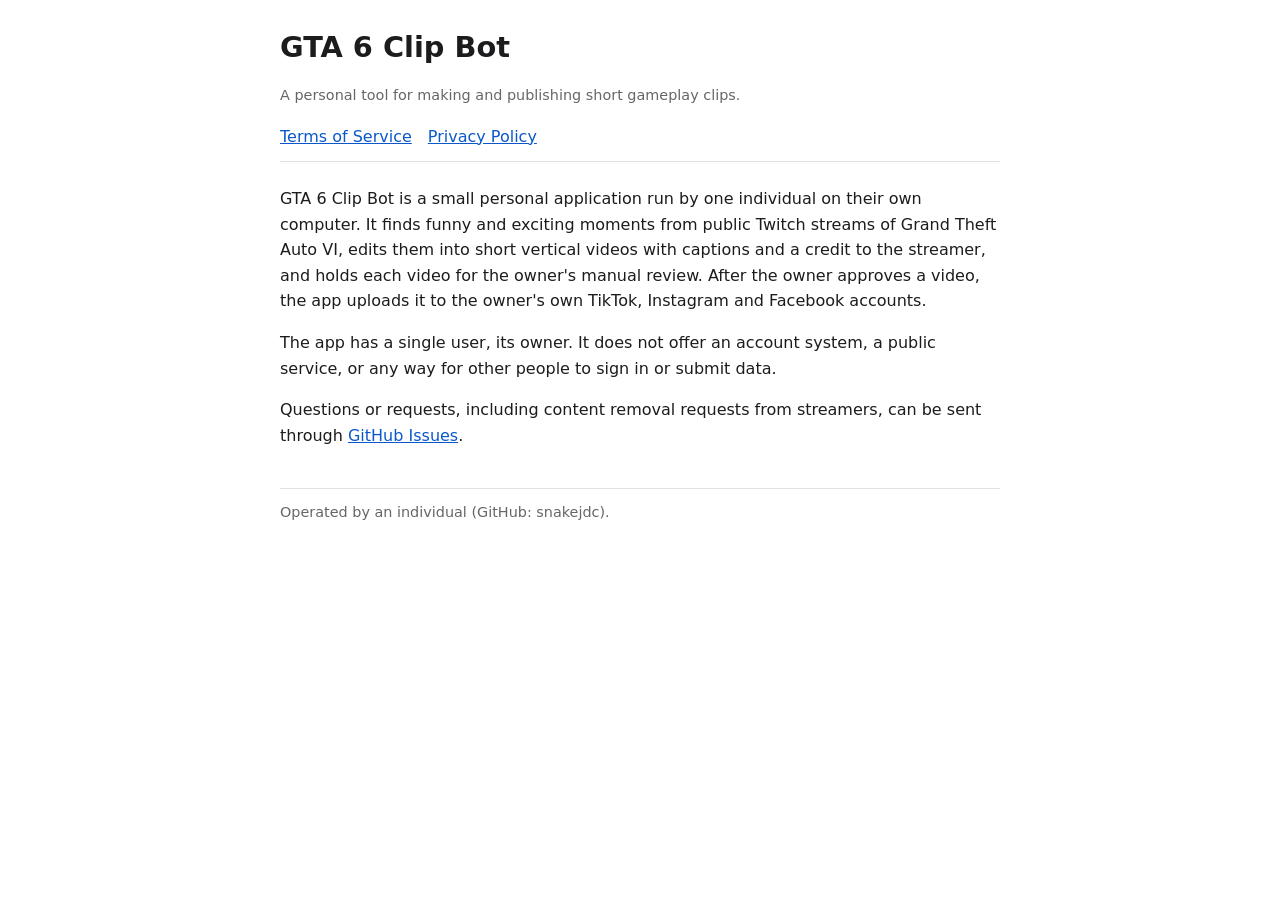
<file: index.html>
<!doctype html>
<html lang="en"><head><meta charset="utf-8"><meta name="viewport" content="width=device-width,initial-scale=1">
<title>GTA 6 Clip Bot</title><link rel="stylesheet" href="style.css"></head>
<body><main>
<h1>GTA 6 Clip Bot</h1>
<p class="muted">A personal tool for making and publishing short gameplay clips.</p>
<nav><a href="terms.html">Terms of Service</a><a href="privacy.html">Privacy Policy</a></nav>

<p>GTA 6 Clip Bot is a small personal application run by one individual on their own computer. It finds
funny and exciting moments from public Twitch streams of Grand Theft Auto VI, edits them into short vertical
videos with captions and a credit to the streamer, and holds each video for the owner's manual review.
After the owner approves a video, the app uploads it to the owner's own TikTok, Instagram and Facebook accounts.</p>

<p>The app has a single user, its owner. It does not offer an account system, a public service, or any way for
other people to sign in or submit data.</p>

<p>Questions or requests, including content removal requests from streamers, can be sent through
<a href="https://github.com/snakejdc/clipbot-legal/issues">GitHub Issues</a>.</p>

<footer class="muted">Operated by an individual (GitHub: snakejdc).</footer>
</main></body></html>
</file>
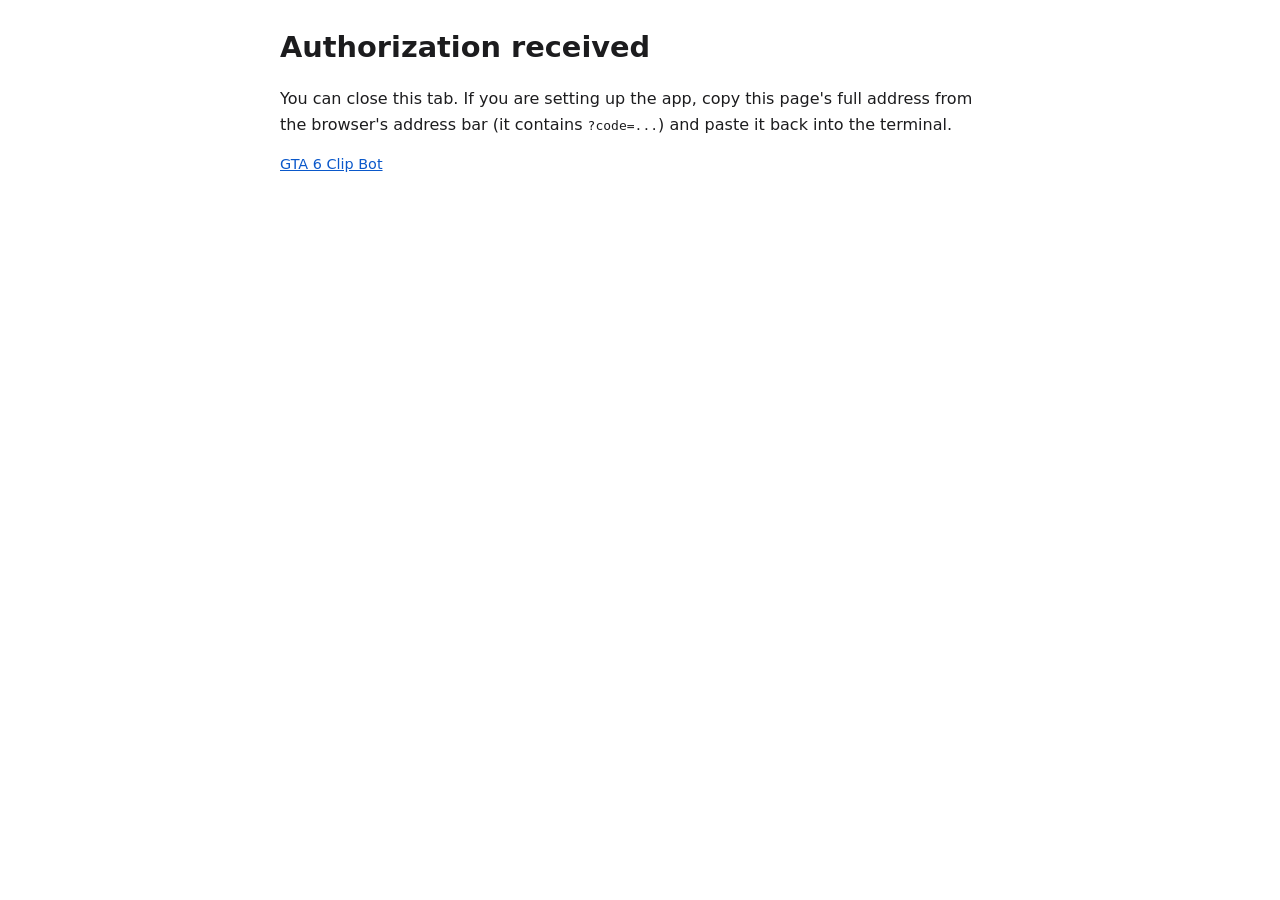
<file: callback.html>
<!doctype html>
<html lang="en"><head><meta charset="utf-8"><meta name="viewport" content="width=device-width,initial-scale=1">
<title>Authorization complete - GTA 6 Clip Bot</title><link rel="stylesheet" href="style.css"></head>
<body><main>
<h1>Authorization received</h1>
<p>You can close this tab. If you are setting up the app, copy this page's full address from the browser's
address bar (it contains <code>?code=...</code>) and paste it back into the terminal.</p>
<p class="muted"><a href="index.html">GTA 6 Clip Bot</a></p>
</main></body></html>
</file>
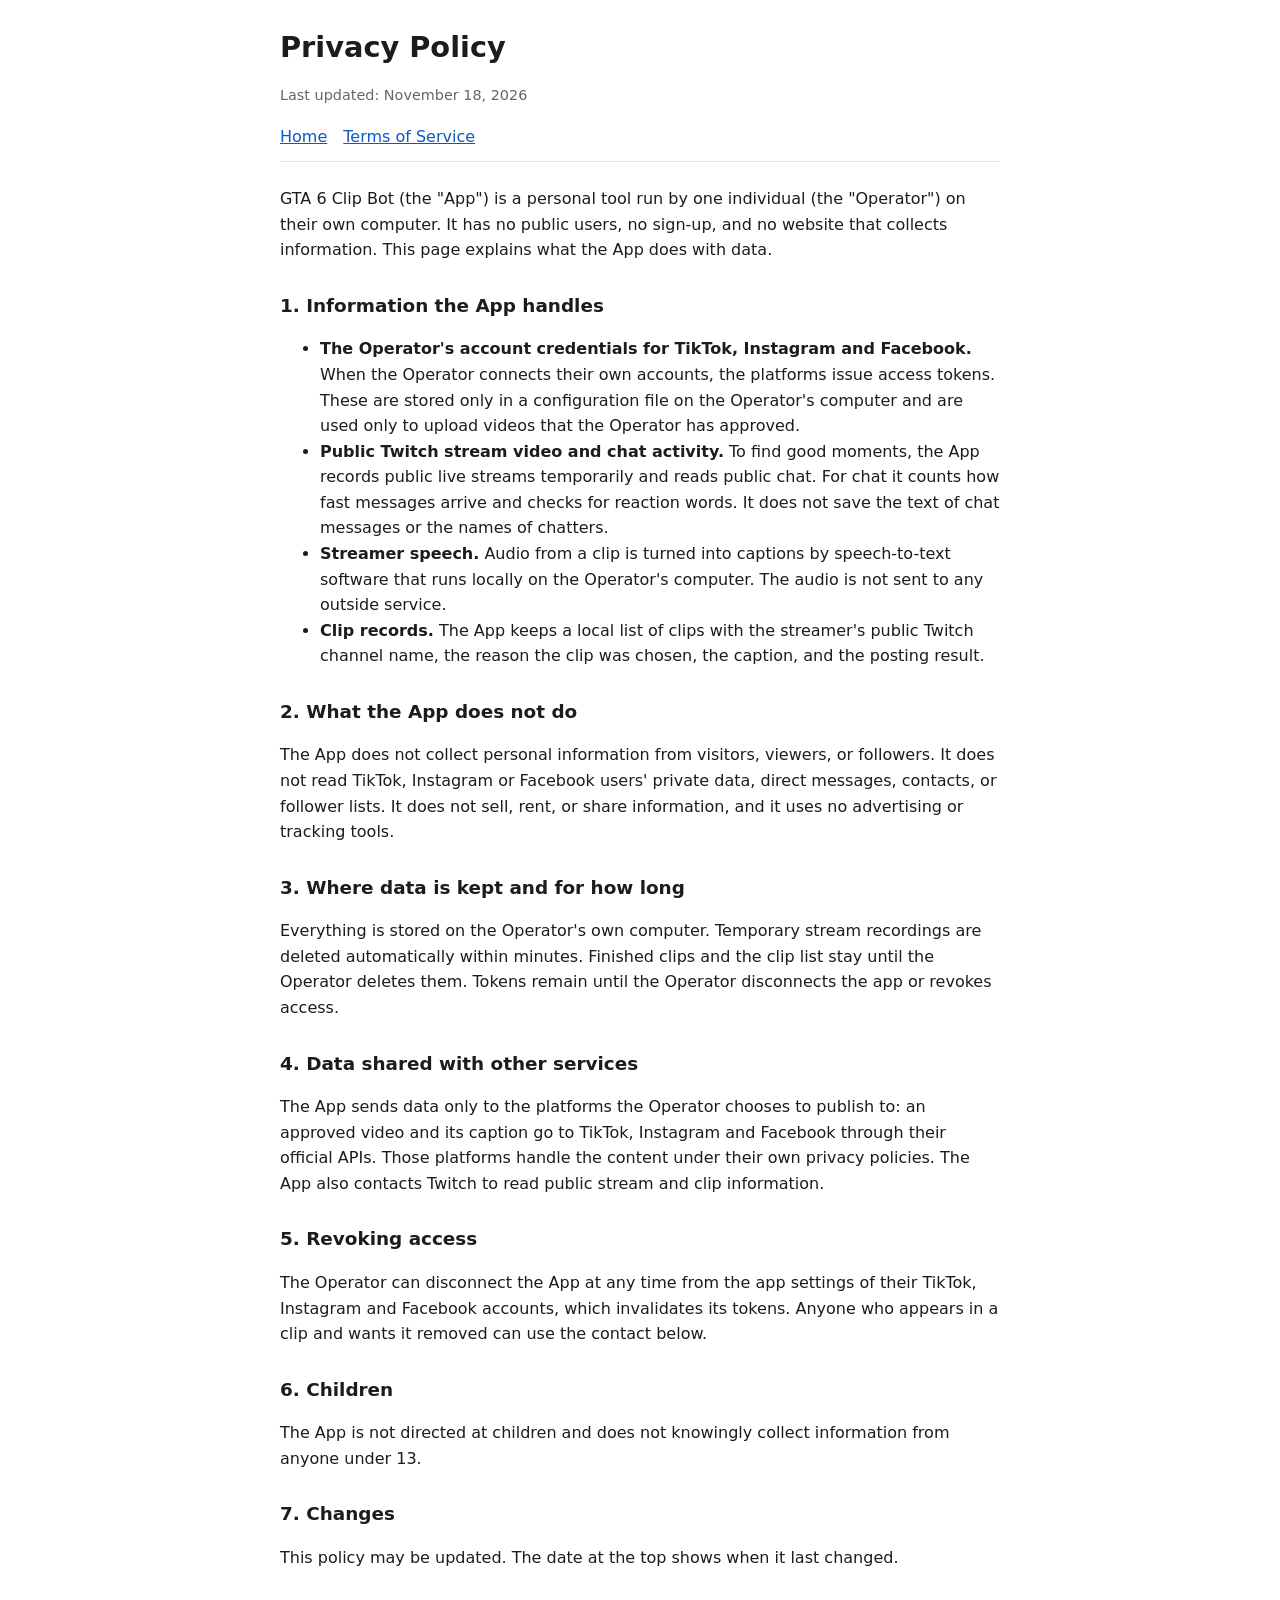
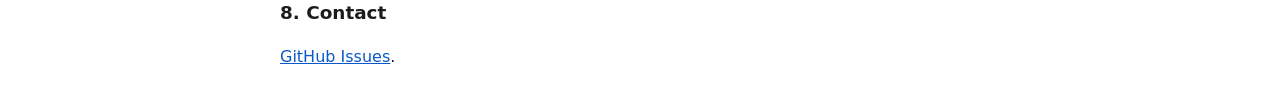
<file: privacy.html>
<!doctype html>
<html lang="en"><head><meta charset="utf-8"><meta name="viewport" content="width=device-width,initial-scale=1">
<title>Privacy Policy - GTA 6 Clip Bot</title><link rel="stylesheet" href="style.css"></head>
<body><main>
<h1>Privacy Policy</h1>
<p class="muted">Last updated: November 18, 2026</p>
<nav><a href="index.html">Home</a><a href="terms.html">Terms of Service</a></nav>

<p>GTA 6 Clip Bot (the "App") is a personal tool run by one individual (the "Operator") on their own computer.
It has no public users, no sign-up, and no website that collects information. This page explains what the App
does with data.</p>

<h2>1. Information the App handles</h2>
<ul>
<li><b>The Operator's account credentials for TikTok, Instagram and Facebook.</b> When the Operator connects
their own accounts, the platforms issue access tokens. These are stored only in a configuration file on the
Operator's computer and are used only to upload videos that the Operator has approved.</li>
<li><b>Public Twitch stream video and chat activity.</b> To find good moments, the App records public live
streams temporarily and reads public chat. For chat it counts how fast messages arrive and checks for
reaction words. It does not save the text of chat messages or the names of chatters.</li>
<li><b>Streamer speech.</b> Audio from a clip is turned into captions by speech-to-text software that runs
locally on the Operator's computer. The audio is not sent to any outside service.</li>
<li><b>Clip records.</b> The App keeps a local list of clips with the streamer's public Twitch channel name,
the reason the clip was chosen, the caption, and the posting result.</li>
</ul>

<h2>2. What the App does not do</h2>
<p>The App does not collect personal information from visitors, viewers, or followers. It does not read
TikTok, Instagram or Facebook users' private data, direct messages, contacts, or follower lists. It does not
sell, rent, or share information, and it uses no advertising or tracking tools.</p>

<h2>3. Where data is kept and for how long</h2>
<p>Everything is stored on the Operator's own computer. Temporary stream recordings are deleted automatically
within minutes. Finished clips and the clip list stay until the Operator deletes them. Tokens remain until
the Operator disconnects the app or revokes access.</p>

<h2>4. Data shared with other services</h2>
<p>The App sends data only to the platforms the Operator chooses to publish to: an approved video and its
caption go to TikTok, Instagram and Facebook through their official APIs. Those platforms handle the content
under their own privacy policies. The App also contacts Twitch to read public stream and clip information.</p>

<h2>5. Revoking access</h2>
<p>The Operator can disconnect the App at any time from the app settings of their TikTok, Instagram and
Facebook accounts, which invalidates its tokens. Anyone who appears in a clip and wants it removed can
use the contact below.</p>

<h2>6. Children</h2>
<p>The App is not directed at children and does not knowingly collect information from anyone under 13.</p>

<h2>7. Changes</h2>
<p>This policy may be updated. The date at the top shows when it last changed.</p>

<h2>8. Contact</h2>
<p><a href="https://github.com/snakejdc/clipbot-legal/issues">GitHub Issues</a>.</p>
</main></body></html>
</file>
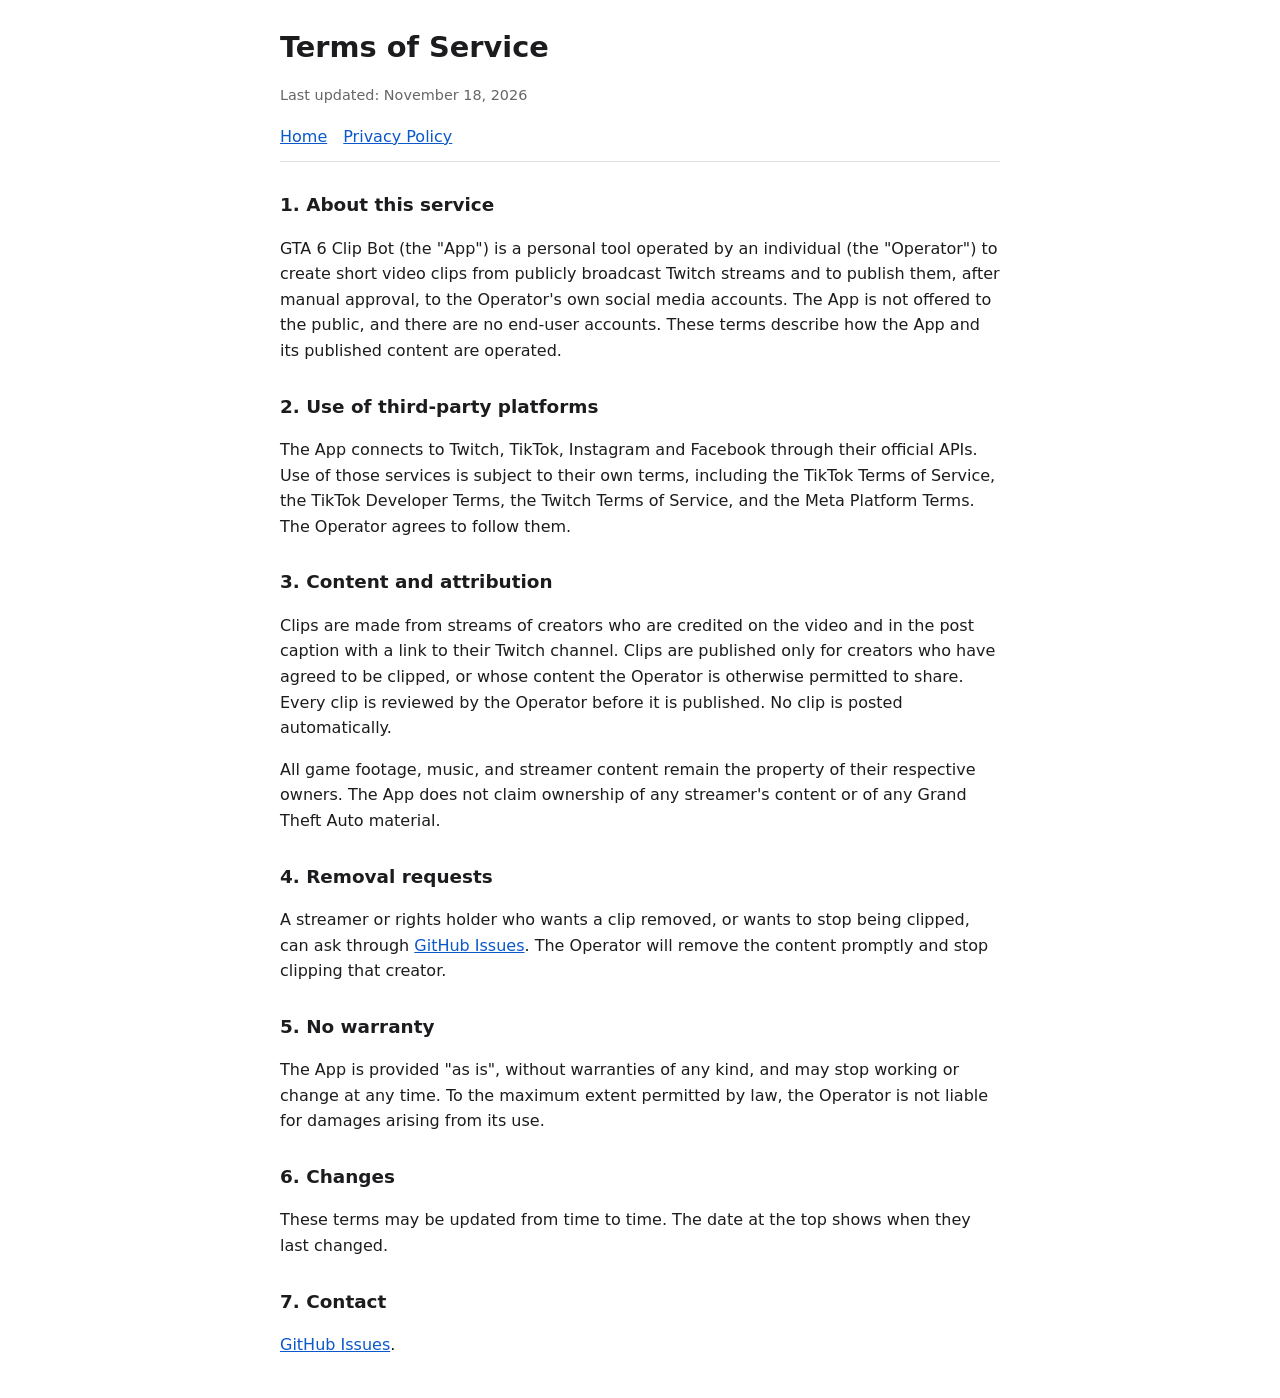
<file: terms.html>
<!doctype html>
<html lang="en"><head><meta charset="utf-8"><meta name="viewport" content="width=device-width,initial-scale=1">
<title>Terms of Service - GTA 6 Clip Bot</title><link rel="stylesheet" href="style.css"></head>
<body><main>
<h1>Terms of Service</h1>
<p class="muted">Last updated: November 18, 2026</p>
<nav><a href="index.html">Home</a><a href="privacy.html">Privacy Policy</a></nav>

<h2>1. About this service</h2>
<p>GTA 6 Clip Bot (the "App") is a personal tool operated by an individual (the "Operator") to create short
video clips from publicly broadcast Twitch streams and to publish them, after manual approval, to the
Operator's own social media accounts. The App is not offered to the public, and there are no end-user
accounts. These terms describe how the App and its published content are operated.</p>

<h2>2. Use of third-party platforms</h2>
<p>The App connects to Twitch, TikTok, Instagram and Facebook through their official APIs. Use of those
services is subject to their own terms, including the TikTok Terms of Service, the TikTok Developer Terms,
the Twitch Terms of Service, and the Meta Platform Terms. The Operator agrees to follow them.</p>

<h2>3. Content and attribution</h2>
<p>Clips are made from streams of creators who are credited on the video and in the post caption with a link
to their Twitch channel. Clips are published only for creators who have agreed to be clipped, or whose
content the Operator is otherwise permitted to share. Every clip is reviewed by the Operator before it is
published. No clip is posted automatically.</p>
<p>All game footage, music, and streamer content remain the property of their respective owners. The App does
not claim ownership of any streamer's content or of any Grand Theft Auto material.</p>

<h2>4. Removal requests</h2>
<p>A streamer or rights holder who wants a clip removed, or wants to stop being clipped, can ask through
<a href="https://github.com/snakejdc/clipbot-legal/issues">GitHub Issues</a>. The Operator will remove the
content promptly and stop clipping that creator.</p>

<h2>5. No warranty</h2>
<p>The App is provided "as is", without warranties of any kind, and may stop working or change at any time.
To the maximum extent permitted by law, the Operator is not liable for damages arising from its use.</p>

<h2>6. Changes</h2>
<p>These terms may be updated from time to time. The date at the top shows when they last changed.</p>

<h2>7. Contact</h2>
<p><a href="https://github.com/snakejdc/clipbot-legal/issues">GitHub Issues</a>.</p>
</main></body></html>
</file>
<file: style.css>
:root{color-scheme:light dark;--bg:#fff;--fg:#1c1c1e;--muted:#666;--link:#0a58ca;--line:#e2e2e2}
@media(prefers-color-scheme:dark){:root{--bg:#121212;--fg:#ececec;--muted:#a0a0a0;--link:#7db3ff;--line:#2e2e2e}}
body{font-family:system-ui,-apple-system,Segoe UI,sans-serif;background:var(--bg);color:var(--fg);line-height:1.6;margin:0;padding:24px 16px}
main{max-width:720px;margin:0 auto}
h1{font-size:1.8rem;margin:0 0 4px}h2{font-size:1.15rem;margin:28px 0 6px}
a{color:var(--link)}.muted{color:var(--muted);font-size:.9rem}
nav{margin:16px 0 24px;padding-bottom:12px;border-bottom:1px solid var(--line)}nav a{margin-right:16px}
footer{margin-top:40px;padding-top:12px;border-top:1px solid var(--line)}
</file>
